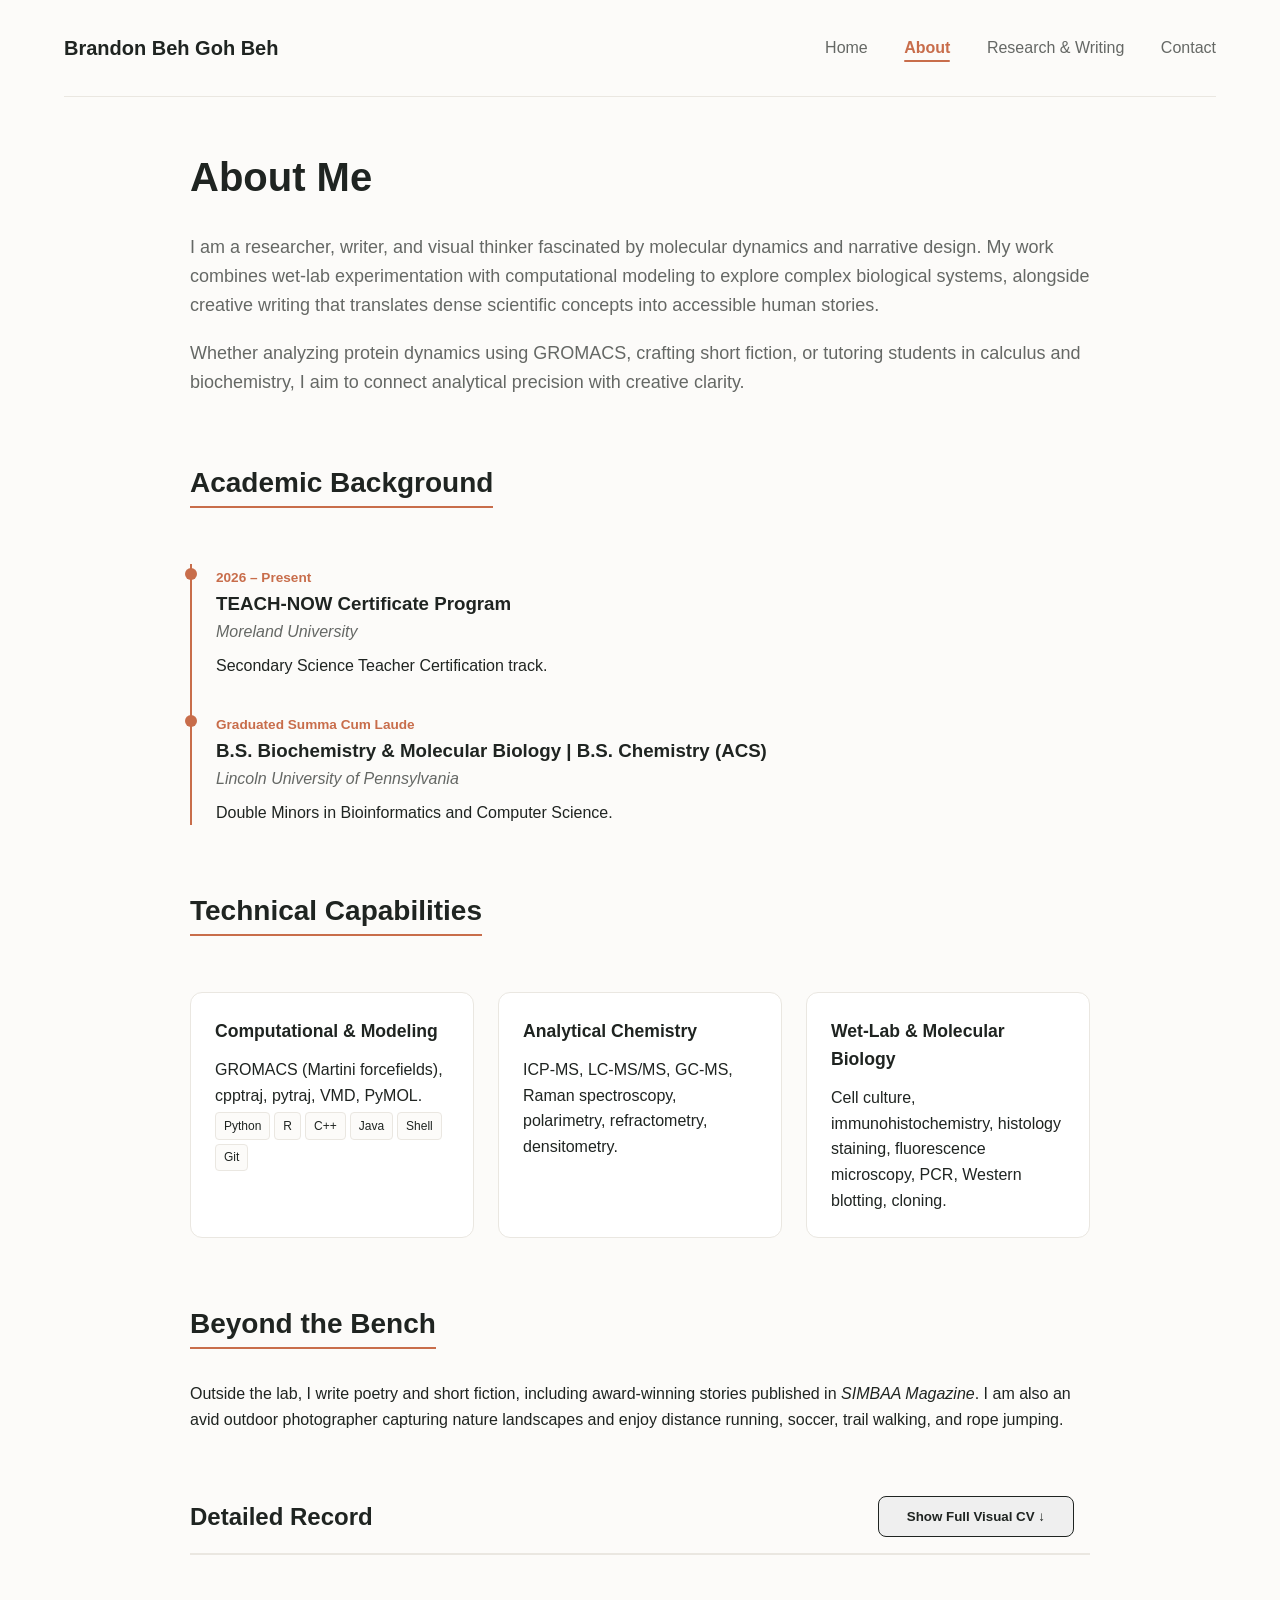
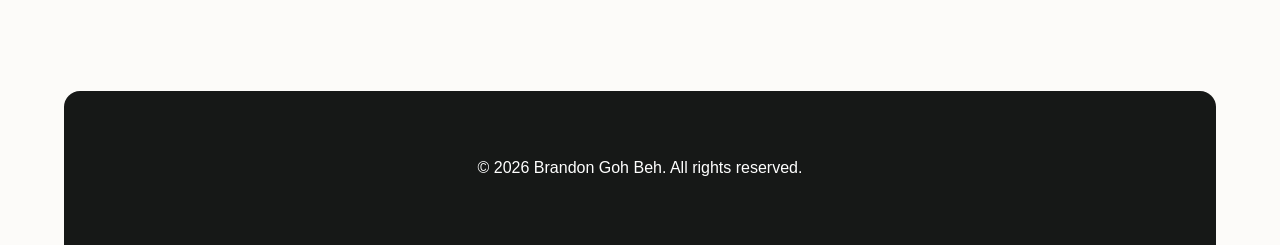
<file: about.html>
<!DOCTYPE html>
<html lang="en">
<head>
  <meta charset="UTF-8" />
  <meta name="viewport" content="width=device-width, initial-scale=1.0" />
  <title>About — Brandon Beh Goh Beh</title>
  <link rel="stylesheet" href="style.css" />
</head>
<body>

  <header class="navbar">
    <a href="index.html" class="logo">Brandon Beh Goh Beh</a>
    <!-- HAMBURGER BUTTON (VISIBLE ON MOBILE) -->
    <button class="menu-toggle" id="menuToggle" aria-label="Toggle Navigation">
      <span class="bar"></span>
      <span class="bar"></span>
      <span class="bar"></span>
    </button>
    
    <nav class="nav-links" id="navLinks">
      <a href="index.html">Home</a>
      <a href="about.html">About</a>
      <a href="portfolio.html">Research & Writing</a>
      <a href="contact.html">Contact</a>
<!--
      <a href="index.html">Home</a>
      <a href="about.html" class="active">About</a>
      <a href="portfolio.html">Research & Writing</a>
    -->
    </nav>

    

  </header>

  <main class="about-container">
    
    <!-- SECTION 1: NARRATIVE INTRO -->
    <section class="about-hero">
      <div class="about-bio">
        <h1>About Me</h1>
        <p>
          I am a researcher, writer, and visual thinker fascinated by molecular dynamics and narrative design. My work combines wet-lab experimentation with computational modeling to explore complex biological systems, alongside creative writing that translates dense scientific concepts into accessible human stories.
        </p>
        <p>
          Whether analyzing protein dynamics using GROMACS, crafting short fiction, or tutoring students in calculus and biochemistry, I aim to connect analytical precision with creative clarity.
        </p>
      </div>
    </section>

    <!-- SECTION 2: ACADEMIC BACKGROUND -->
    <section class="about-section">
      <h2 class="section-title">Academic Background</h2>
      <div class="timeline">
        
        <div class="timeline-item">
          <span class="timeline-date">2026 – Present</span>
          <h3>TEACH-NOW Certificate Program</h3>
          <p class="timeline-sub">Moreland University</p>
          <p>Secondary Science Teacher Certification track.</p>
        </div>

        <div class="timeline-item">
          <span class="timeline-date">Graduated Summa Cum Laude</span>
          <h3>B.S. Biochemistry & Molecular Biology | B.S. Chemistry (ACS)</h3>
          <p class="timeline-sub">Lincoln University of Pennsylvania</p>
          <p>Double Minors in Bioinformatics and Computer Science.</p>
        </div>

      </div>
    </section>

    <!-- SECTION 3: TECHNICAL SKILLS & METHODOLOGIES -->
    <section class="about-section">
      <h2 class="section-title">Technical Capabilities</h2>
      <div class="skills-grid">
        
        <div class="skill-card">
          <h3>Computational & Modeling</h3>
          <p>GROMACS (Martini forcefields), cpptraj, pytraj, VMD, PyMOL.</p>
          <div class="tags">
            <span>Python</span><span>R</span><span>C++</span><span>Java</span><span>Shell</span><span>Git</span>
          </div>
        </div>

        <div class="skill-card">
          <h3>Analytical Chemistry</h3>
          <p>ICP-MS, LC-MS/MS, GC-MS, Raman spectroscopy, polarimetry, refractometry, densitometry.</p>
        </div>

        <div class="skill-card">
          <h3>Wet-Lab & Molecular Biology</h3>
          <p>Cell culture, immunohistochemistry, histology staining, fluorescence microscopy, PCR, Western blotting, cloning.</p>
        </div>

      </div>
    </section>

    <!-- SECTION 4: BEYOND THE LAB -->
    <section class="about-section">
      <h2 class="section-title">Beyond the Bench</h2>
      <p>
        Outside the lab, I write poetry and short fiction, including award-winning stories published in <em>SIMBAA Magazine</em>. I am also an avid outdoor photographer capturing nature landscapes and enjoy distance running, soccer, trail walking, and rope jumping.
      </p>
    </section>

    <!-- EXPANDABLE FULL CV SECTION -->
    <section class="about-section full-cv-wrapper">
    <div class="cv-header-toggle">
        <h2>Detailed Record</h2>
        <button id="toggleCvBtn" class="btn btn-secondary">
        <span>Show Full Visual CV</span> ↓
        </button>
    </div>

    <div id="fullCvContent" class="cv-content hidden">
        <div class="cv-download-bar">
        <p>Need a formal copy for academic or institutional review?</p>
        <a href="Brandon_Goh_Beh_CV.pdf" class="btn btn-primary" download>Download Formal PDF CV</a>
        </div>

        <!-- FELLOWSHIPS & RESEARCH -->
        <div class="cv-block">
        <h3>Research Fellowships & Experience</h3>
        <ul>
            <li><strong>Stanford COMET Fellow</strong> — Stanford University School of Medicine (2026–2027)</li>
            <li><strong>Stanford STaRS Research Intern</strong> — Wet-lab cell culture, histology, & microscopy (Summer 2026)</li>
            <li><strong>Cardio-SURPH Research Fellow</strong> — Loyola University Chicago (Summer 2024, 2025)</li>
            <li><strong>Undergraduate Researcher</strong> — Heavy metals & patulin analysis via ICP-MS & LC-MS/MS (2025)</li>
        </ul>
        </div>

        <!-- AWARDS & PRESENTATIONS -->
        <div class="cv-block">
        <h3>Honors, Awards & Presentations</h3>
        <ul>
            <li><strong>Journal Publication</strong> — Co-author in <em>Journal of General Physiology</em> (2025)</li>
            <li><strong>Best Poster Presentation</strong> — NOBCChE Annual Meeting (Computational/Biophysics 2024, 2025)</li>
            <li><strong>Oral Presenter</strong> — 87th Intercollegiate Student Chemists Conference (2024)</li>
            <li><strong>2nd Place</strong> — 11th Annual Guy A. Sims Short Fiction Competition (2026)</li>
        </ul>
        </div>

        <!-- LEADERSHIP & CAMPUS INVOLVEMENT -->
        <div class="cv-block">
        <h3>Leadership & Service</h3>
        <ul>
            <li><strong>President</strong> — Beta Beta Beta (TriBeta) Biological Honor Society (Rho Psi Chapter)</li>
            <li><strong>Vice President</strong> — African Student Association</li>
            <li><strong>Student Senator</strong> — 77th & 78th Student Senates</li>
            <li><strong>Team Manager & Middle-Distance Runner</strong> — Varsity Track & Field / Cross Country</li>
        </ul>
        </div>
    </div>
    </section>

  </main>

  <footer class="site-footer">
    <p>&copy; 2026 Brandon Goh Beh. All rights reserved.</p>
  </footer>

  <script src="main.js"></script>
  <script src="about.js"></script>
</body>
</html>
</file>
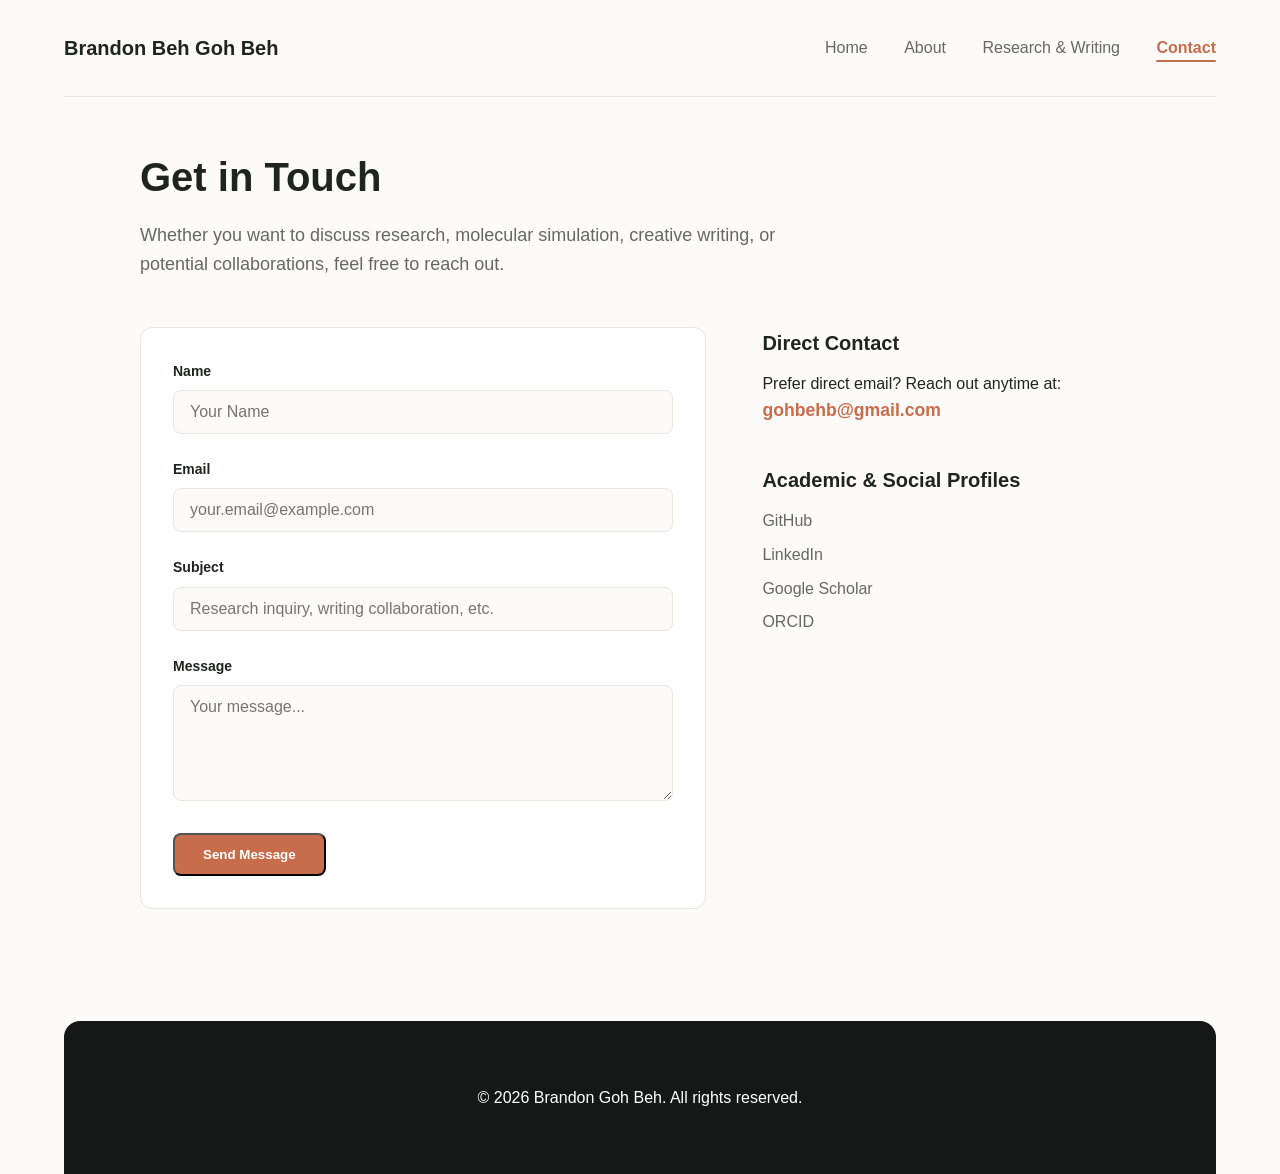
<file: contact.html>
<!DOCTYPE html>
<html lang="en">
<head>
  <meta charset="UTF-8" />
  <meta name="viewport" content="width=device-width, initial-scale=1.0" />
  <title>Contact — Brandon Beh Goh Beh</title>
  <link rel="stylesheet" href="style.css" />
</head>
<body>

  <header class="navbar">
    <a href="index.html" class="logo">Brandon Beh Goh Beh</a>
    <!--
    <button class="menu-toggle" id="menuToggle" aria-label="Toggle Navigation">
      <span></span><span></span><span></span>
    </button>
    -->
    <!-- HAMBURGER BUTTON (VISIBLE ON MOBILE) -->
    <button class="menu-toggle" id="menuToggle" aria-label="Toggle Navigation">
      <span class="bar"></span>
      <span class="bar"></span>
      <span class="bar"></span>
    </button>
    
    <nav class="nav-links" id="navLinks">
      <a href="index.html">Home</a>
      <a href="about.html">About</a>
      <a href="portfolio.html">Research & Writing</a>
      <a href="contact.html" class="active">Contact</a>
    </nav>

    

  </header>

  <main class="contact-container">
    <div class="contact-header">
      <h1>Get in Touch</h1>
      <p>Whether you want to discuss research, molecular simulation, creative writing, or potential collaborations, feel free to reach out.</p>
    </div>

    <div class="contact-grid">
      <!-- FORMSPREE CONTACT FORM -->
      <form action="https://formspree.io/f/3086075530424876713" method="POST" class="contact-form">
        <div class="form-group">
          <label for="name">Name</label>
          <input type="text" id="name" name="name" required placeholder="Your Name" />
        </div>

        <div class="form-group">
          <label for="email">Email</label>
          <input type="email" id="email" name="_replyto" required placeholder="your.email@example.com" />
        </div>

        <div class="form-group">
          <label for="subject">Subject</label>
          <input type="text" id="subject" name="_subject" required placeholder="Research inquiry, writing collaboration, etc." />
        </div>

        <div class="form-group">
          <label for="message">Message</label>
          <textarea id="message" name="message" rows="5" required placeholder="Your message..."></textarea>
        </div>

        <button type="submit" class="btn btn-primary">Send Message</button>
      </form>

      <!-- DIRECT CHANNELS -->
      <aside class="contact-info">
        <h3>Direct Contact</h3>
        <p>Prefer direct email? Reach out anytime at:</p>
        <a href="mailto:gohbehb@gmail.com" class="direct-email">gohbehb@gmail.com</a>

        <div class="info-block">
          <h3>Academic & Social Profiles</h3>
          <ul class="social-list">
            <li><a href="https://github.com/brenieson" target="_blank" rel="noopener">GitHub</a></li>
            <li><a href="https://linkedin.com/in/brandon-beh-goh-beh" target="_blank" rel="noopener">LinkedIn</a></li>
            <li><a href="https://scholar.google.com" target="_blank" rel="noopener">Google Scholar</a></li>
            <li><a href="https://orcid.org/0009-0004-8052-0643" target="_blank" rel="noopener">ORCID</a></li>
          </ul>
        </div>
      </aside>
    </div>
  </main>

  <footer class="site-footer">
    <p>&copy; 2026 Brandon Goh Beh. All rights reserved.</p>
  </footer>

  <script src="main.js"></script>
</body>
</html>
</file>
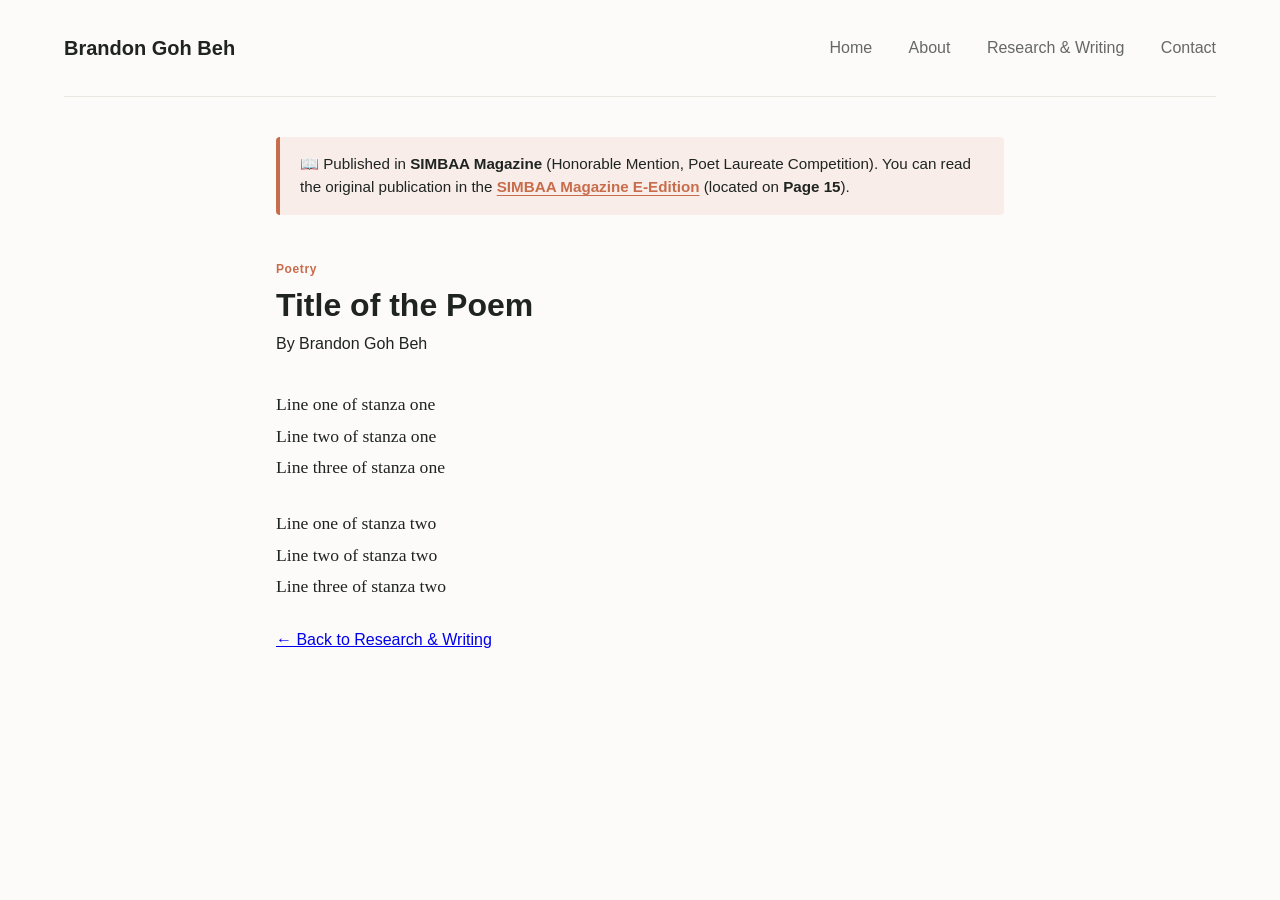
<file: poem-black-boy-roots.html>
<!DOCTYPE html>
<html lang="en">
<head>
  <meta charset="UTF-8">
  <meta name="viewport" content="width=device-width, initial-scale=1.0">
  <title>Selected Poetry | Brandon Goh Beh</title>
  <link rel="stylesheet" href="style.css">
</head>
<body>

  <header class="navbar">
    <a href="index.html" class="logo">Brandon Goh Beh</a>
    <button class="menu-toggle" id="menuToggle" aria-label="Toggle Navigation">
      <span class="bar"></span><span class="bar"></span><span class="bar"></span>
    </button>
    <nav class="nav-links" id="navLinks">
      <a href="index.html">Home</a>
      <a href="about.html">About</a>
      <a href="portfolio.html">Research & Writing</a>
      <a href="contact.html">Contact</a>
    </nav>
  </header>

  <main class="container article-container">
    
    <!-- TOP MAGAZINE ANNOUNCEMENT BANNER -->
    <div class="magazine-banner">
      <p>
        📖 Published in <strong>SIMBAA Magazine</strong> (Honorable Mention, Poet Laureate Competition). 
        You can read the original publication in the <a href="https://www.lincoln.edu/_files/_pdfs/SIMBAA-2025-e.pdf" target="_blank" rel="noopener noreferrer" class="banner-link">SIMBAA Magazine E-Edition</a> (located on <strong>Page 15</strong>).
      </p>
    </div>

    <header class="article-header">
      <span class="category-tag">Poetry</span>
      <h1 class="article-title">Title of the Poem</h1>
      <p class="article-authors">By Brandon Goh Beh</p>
    </header>

    <article class="story-content poem-body">
      <p>
        Line one of stanza one<br>
        Line two of stanza one<br>
        Line three of stanza one
      </p>
      <p>
        Line one of stanza two<br>
        Line two of stanza two<br>
        Line three of stanza two
      </p>
    </article>

    <div class="article-footer">
      <a href="portfolio.html" class="btn-link">← Back to Research & Writing</a>
    </div>

  </main>

  <script src="main.js"></script>
</body>
</html>
</file>
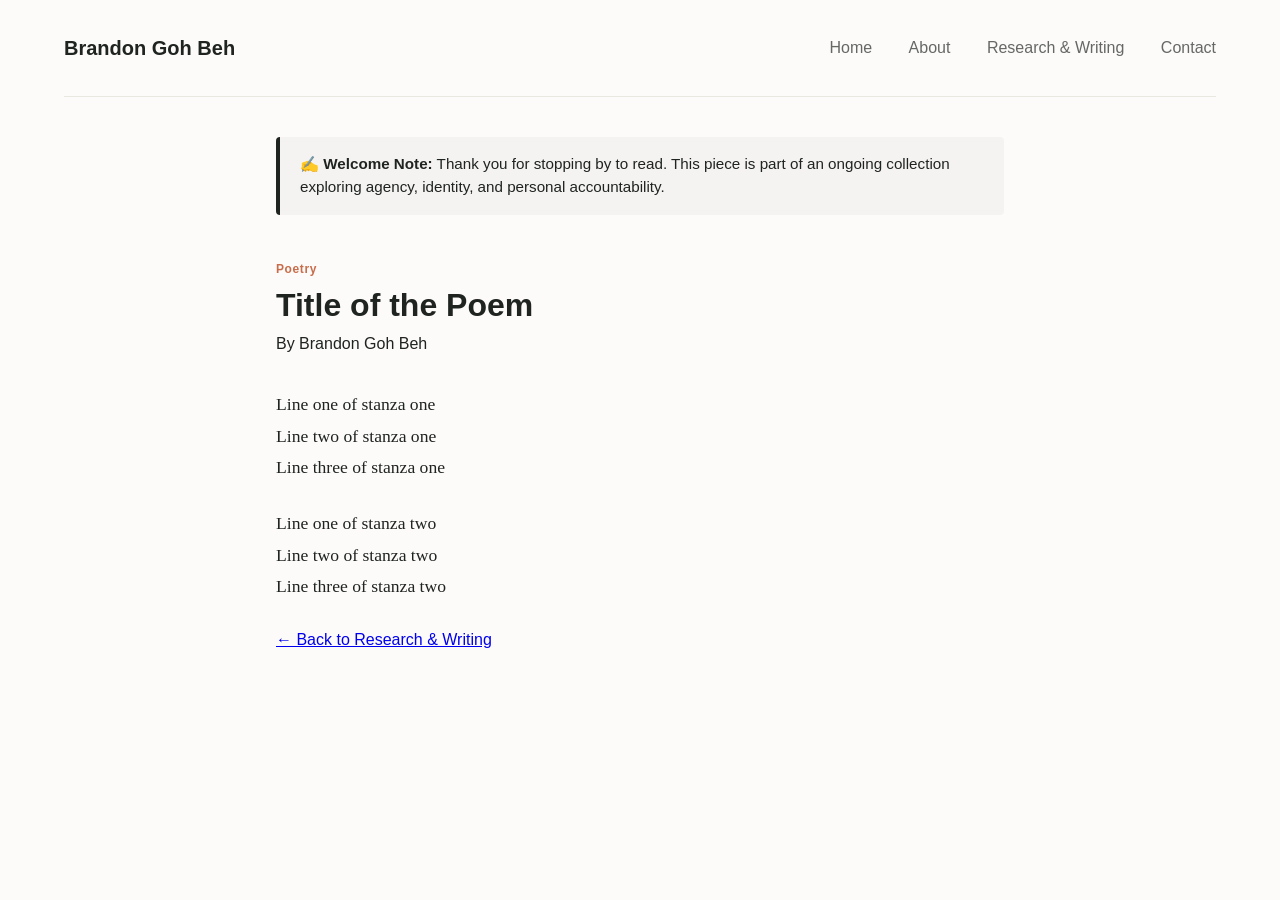
<file: poem-dynamic-duo.html>
<!DOCTYPE html>
<html lang="en">
<head>
  <meta charset="UTF-8">
  <meta name="viewport" content="width=device-width, initial-scale=1.0">
  <title>Selected Poetry | Brandon Goh Beh</title>
  <link rel="stylesheet" href="style.css">
</head>
<body>

  <header class="navbar">
    <a href="index.html" class="logo">Brandon Goh Beh</a>
    <button class="menu-toggle" id="menuToggle" aria-label="Toggle Navigation">
      <span class="bar"></span><span class="bar"></span><span class="bar"></span>
    </button>
    <nav class="nav-links" id="navLinks">
      <a href="index.html">Home</a>
      <a href="about.html">About</a>
      <a href="portfolio.html">Research & Writing</a>
      <a href="contact.html">Contact</a>
    </nav>
  </header>

  <main class="container article-container">
    
    <!-- WELCOME & SYNOPSIS BANNER FOR UNPUBLISHED WORKS -->
    <div class="meta-banner banner-welcome">
      <p>
        ✍️ <strong>Welcome Note:</strong> Thank you for stopping by to read. This piece is part of an ongoing collection exploring agency, identity, and personal accountability.
      </p>
    </div>

    <header class="article-header">
      <span class="category-tag">Poetry</span>
      <h1 class="article-title">Title of the Poem</h1>
      <p class="article-authors">By Brandon Goh Beh</p>
    </header>

    <article class="story-content poem-body">
      <p>
        Line one of stanza one<br>
        Line two of stanza one<br>
        Line three of stanza one
      </p>
      <p>
        Line one of stanza two<br>
        Line two of stanza two<br>
        Line three of stanza two
      </p>
    </article>

    <div class="article-footer">
      <a href="portfolio.html" class="btn-link">← Back to Research & Writing</a>
    </div>

  </main>

  <script src="main.js"></script>
</body>
</html>
</file>
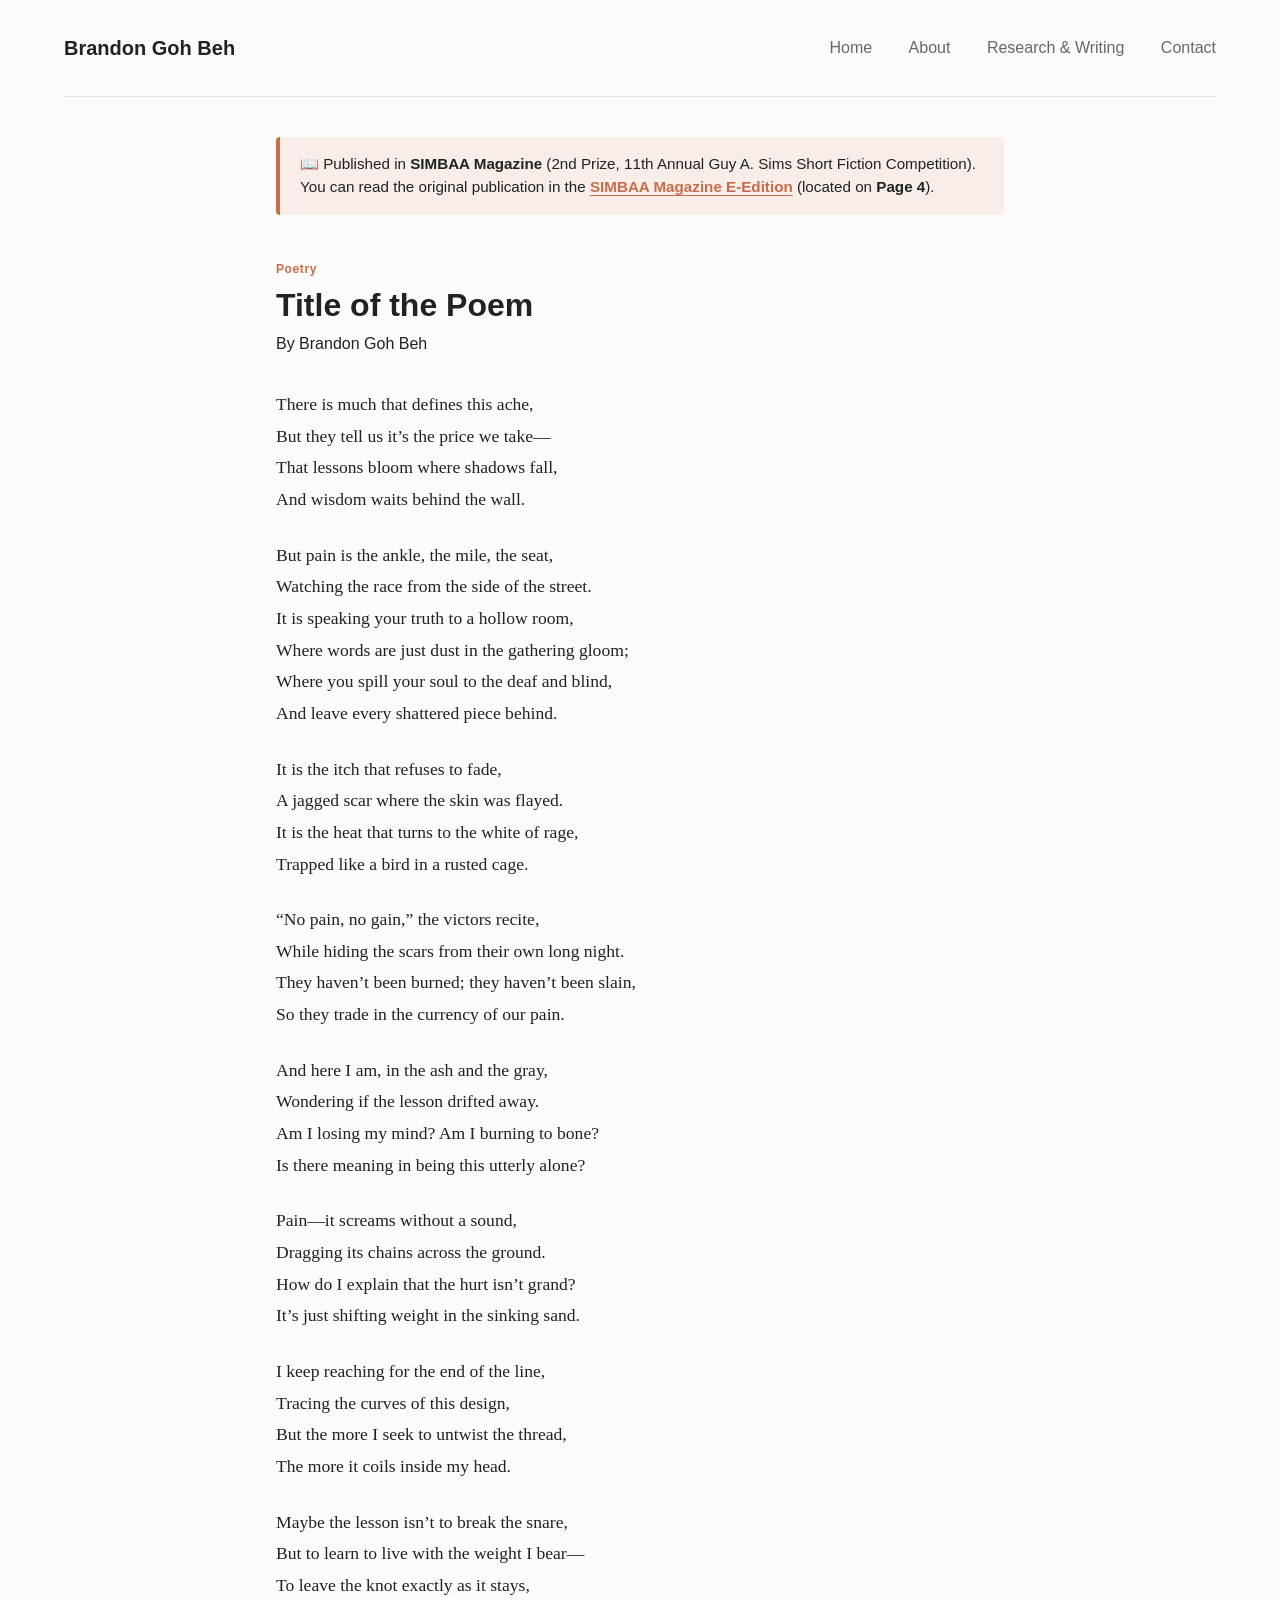
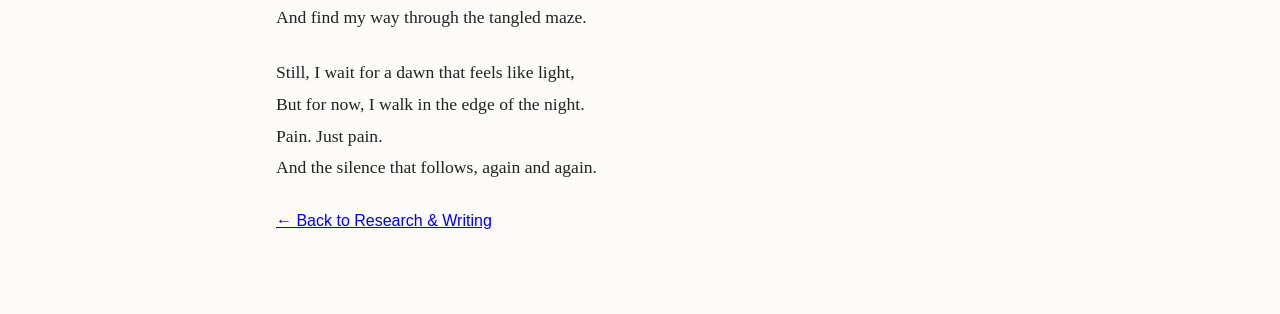
<file: poem-pain.html>
<!DOCTYPE html>
<html lang="en">
<head>
  <meta charset="UTF-8">
  <meta name="viewport" content="width=device-width, initial-scale=1.0">
  <title>Selected Poetry | Brandon Goh Beh</title>
  <link rel="stylesheet" href="style.css">
</head>
<body>

  <header class="navbar">
    <a href="index.html" class="logo">Brandon Goh Beh</a>
    <button class="menu-toggle" id="menuToggle" aria-label="Toggle Navigation">
      <span class="bar"></span><span class="bar"></span><span class="bar"></span>
    </button>
    <nav class="nav-links" id="navLinks">
      <a href="index.html">Home</a>
      <a href="about.html">About</a>
      <a href="portfolio.html">Research & Writing</a>
      <a href="contact.html">Contact</a>
    </nav>
  </header>

  <main class="container article-container">
    
    <!-- TOP MAGAZINE ANNOUNCEMENT BANNER -->
    <div class="magazine-banner">
      <p>
        📖 Published in <strong>SIMBAA Magazine</strong> (2nd Prize, 11th Annual Guy A. Sims Short Fiction Competition). 
        You can read the original publication in the <a href="https://www.lincoln.edu/_files/_pdfs/SIMBAA-2026-e.pdf" target="_blank" rel="noopener noreferrer" class="banner-link">SIMBAA Magazine E-Edition</a> (located on <strong>Page 4</strong>).
      </p>
    </div>

    <header class="article-header">
      <span class="category-tag">Poetry</span>
      <h1 class="article-title">Title of the Poem</h1>
      <p class="article-authors">By Brandon Goh Beh</p>
    </header>

    <article class="story-content poem-body">
      <p>
        There is much that defines this ache,<br>
        But they tell us it’s the price we take—<br>
        That lessons bloom where shadows fall,<br>
        And wisdom waits behind the wall.
      </p>
      <p>
        But pain is the ankle, the mile, the seat,<br>
        Watching the race from the side of the street.<br>
        It is speaking your truth to a hollow room,<br>
        Where words are just dust in the gathering gloom;<br>
        Where you spill your soul to the deaf and blind,<br>
        And leave every shattered piece behind.
      </p>
      <p>
        It is the itch that refuses to fade,<br>
        A jagged scar where the skin was flayed.<br>
        It is the heat that turns to the white of rage,<br>
        Trapped like a bird in a rusted cage.
      </p>
      <p>
        “No pain, no gain,” the victors recite,<br>
        While hiding the scars from their own long night.<br>
        They haven’t been burned; they haven’t been slain,<br>
        So they trade in the currency of our pain.
      </p>
      <p>
        And here I am, in the ash and the gray,<br>
        Wondering if the lesson drifted away.<br>
        Am I losing my mind? Am I burning to bone?<br>
        Is there meaning in being this utterly alone?
      </p>
      <p>
        Pain—it screams without a sound,<br>
        Dragging its chains across the ground.<br>
        How do I explain that the hurt isn’t grand?<br>
        It’s just shifting weight in the sinking sand.
      </p>
      <p>
        I keep reaching for the end of the line,<br>
        Tracing the curves of this design,<br>
        But the more I seek to untwist the thread,<br>
        The more it coils inside my head.
      </p>
      <p>
        Maybe the lesson isn’t to break the snare,<br>
        But to learn to live with the weight I bear—<br>
        To leave the knot exactly as it stays,<br>
        And find my way through the tangled maze.
      </p>
      <p>
        Still, I wait for a dawn that feels like light,<br>
        But for now, I walk in the edge of the night.<br>
        Pain. Just pain.<br>
        And the silence that follows, again and again.
      </p>
      
    </article>

    <div class="article-footer">
      <a href="portfolio.html" class="btn-link">← Back to Research & Writing</a>
    </div>

  </main>

  <script src="main.js"></script>
</body>
</html>
</file>
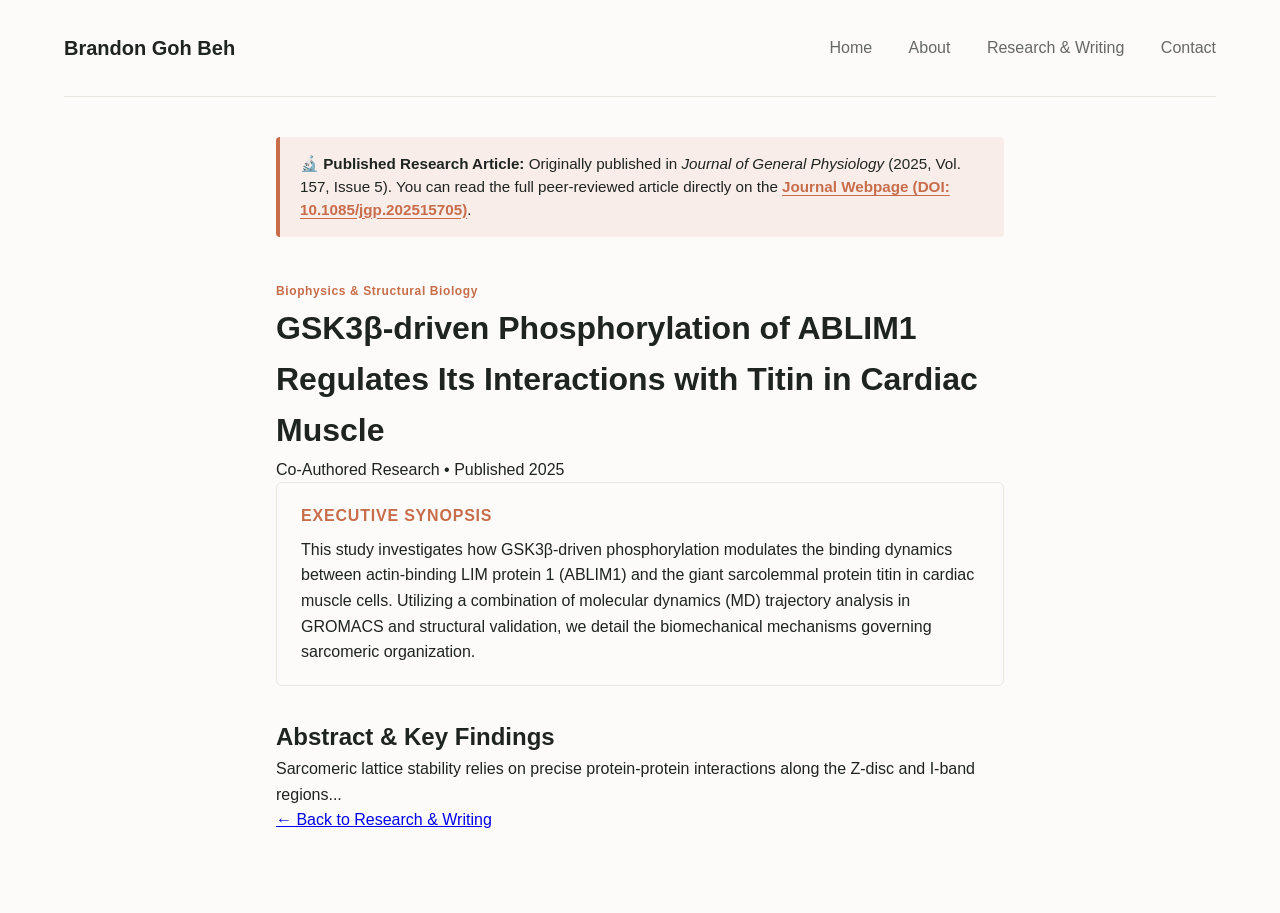
<file: research-ablim1.html>
<!DOCTYPE html>
<html lang="en">
<head>
  <meta charset="UTF-8">
  <meta name="viewport" content="width=device-width, initial-scale=1.0">
  <title>GSK3β-driven Phosphorylation of ABLIM1 | Brandon Goh Beh</title>
  <link rel="stylesheet" href="style.css">
</head>
<body>

  <header class="navbar">
    <a href="index.html" class="logo">Brandon Goh Beh</a>
    <button class="menu-toggle" id="menuToggle" aria-label="Toggle Navigation">
      <span class="bar"></span><span class="bar"></span><span class="bar"></span>
    </button>
    <nav class="nav-links" id="navLinks">
      <a href="index.html">Home</a>
      <a href="about.html">About</a>
      <a href="portfolio.html">Research & Writing</a>
      <a href="contact.html">Contact</a>
    </nav>
  </header>

  <main class="container article-container">
    
    <!-- PUBLICATION NOTICE BANNER -->
    <div class="meta-banner">
      <p>
        🔬 <strong>Published Research Article:</strong> Originally published in <em>Journal of General Physiology</em> (2025, Vol. 157, Issue 5). 
        You can read the full peer-reviewed article directly on the <a href="https://doi.org/10.1085/jgp.202515705" target="_blank" rel="noopener noreferrer" class="banner-link">Journal Webpage (DOI: 10.1085/jgp.202515705)</a>.
      </p>
    </div>

    <!-- HEADER & SYNOPSIS -->
    <header class="article-header">
      <span class="category-tag">Biophysics & Structural Biology</span>
      <h1 class="article-title">GSK3β-driven Phosphorylation of ABLIM1 Regulates Its Interactions with Titin in Cardiac Muscle</h1>
      <p class="article-authors">Co-Authored Research • Published 2025</p>
    </header>

    <section class="synopsis-box">
      <h3>Executive Synopsis</h3>
      <p>This study investigates how GSK3β-driven phosphorylation modulates the binding dynamics between actin-binding LIM protein 1 (ABLIM1) and the giant sarcolemmal protein titin in cardiac muscle cells. Utilizing a combination of molecular dynamics (MD) trajectory analysis in GROMACS and structural validation, we detail the biomechanical mechanisms governing sarcomeric organization.</p>
    </section>

    <!-- ABSTRACT / BODY CONTENT -->
    <article class="article-content">
      <h2>Abstract & Key Findings</h2>
      <p>Sarcomeric lattice stability relies on precise protein-protein interactions along the Z-disc and I-band regions...</p>
    </article>

    <div class="article-footer">
      <a href="portfolio.html" class="btn-link">← Back to Research & Writing</a>
    </div>

  </main>

  <script src="main.js"></script>
</body>
</html>
</file>
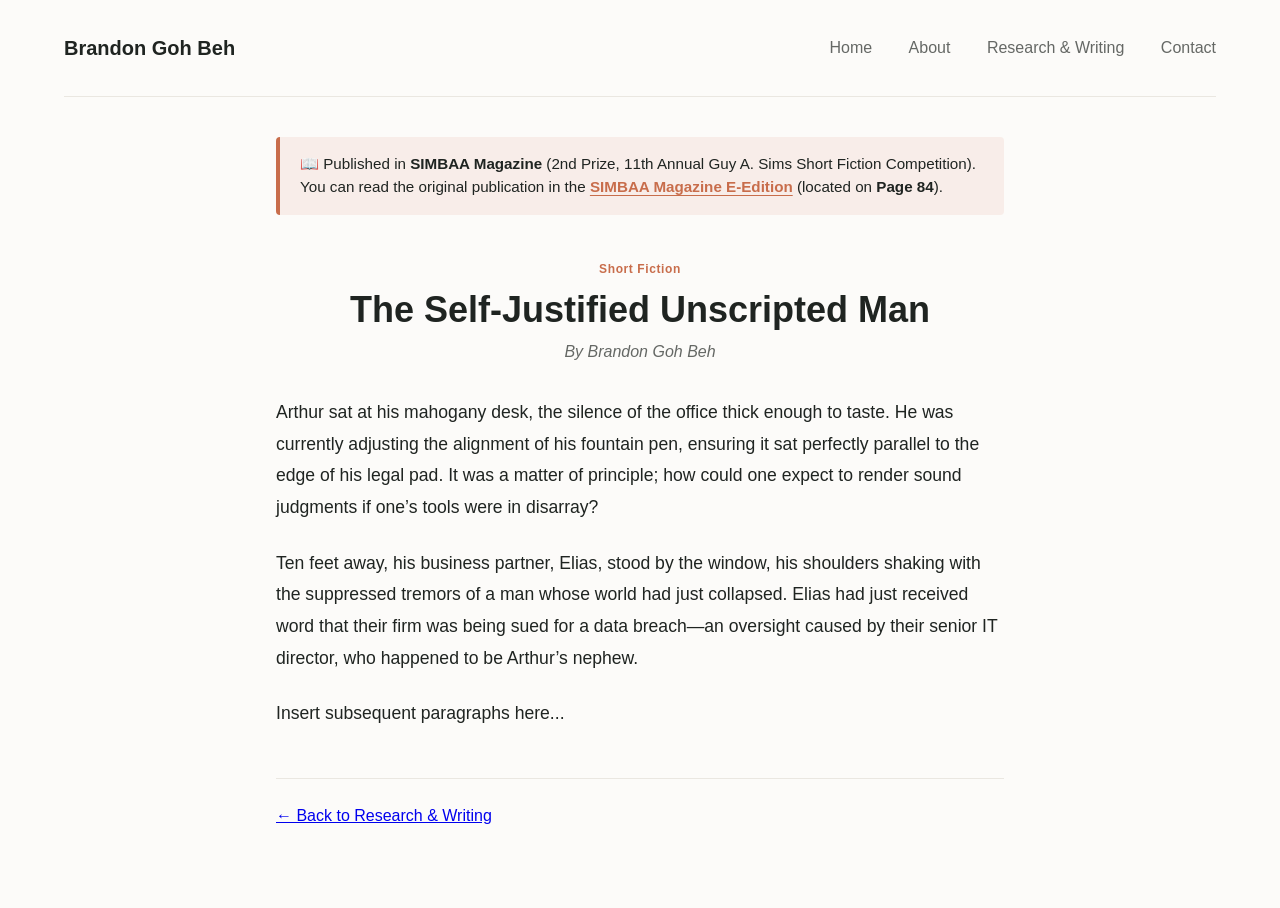
<file: story-self-justified-man.html>
<!DOCTYPE html>
<html lang="en">
<head>
  <meta charset="UTF-8">
  <meta name="viewport" content="width=device-width, initial-scale=1.0">
  <title>The Self-Justified Unscripted Man | Brandon Goh Beh</title>
  <link rel="stylesheet" href="style.css">
</head>
<body>

  <!-- GLOBAL NAVBAR -->
  <header class="navbar">
    <a href="index.html" class="logo">Brandon Goh Beh</a>
    <button class="menu-toggle" id="menuToggle" aria-label="Toggle Navigation">
      <span class="bar"></span>
      <span class="bar"></span>
      <span class="bar"></span>
    </button>
    <nav class="nav-links" id="navLinks">
      <a href="index.html">Home</a>
      <a href="about.html">About</a>
      <a href="portfolio.html">Research & Writing</a>
      <a href="contact.html">Contact</a>
    </nav>
  </header>

  <main class="container story-container">
    
    <!-- TOP MAGAZINE ANNOUNCEMENT BANNER -->
    <div class="magazine-banner">
      <p>
        📖 Published in <strong>SIMBAA Magazine</strong> (2nd Prize, 11th Annual Guy A. Sims Short Fiction Competition). 
        You can read the original publication in the <a href="https://www.lincoln.edu/_files/_pdfs/SIMBAA-2026-e.pdf" target="_blank" rel="noopener noreferrer" class="banner-link">SIMBAA Magazine E-Edition</a> (located on <strong>Page 84</strong>).
      </p>
    </div>

    <!-- STORY HEADER -->
    <header class="story-header">
      <span class="category-tag">Short Fiction</span>
      <h1 class="story-title">The Self-Justified Unscripted Man</h1>
      <p class="story-byline">By Brandon Goh Beh</p>
    </header>

    <!-- STORY BODY -->
    <article class="story-content">
      <p class="lead">Arthur sat at his mahogany desk, the silence of the office thick enough to taste. He was currently adjusting the alignment of his fountain pen, ensuring it sat perfectly parallel to the edge of his legal pad. It was a matter of principle; how could one expect to render sound judgments if one’s tools were in disarray?</p>
      <p> Ten feet away, his business partner, Elias, stood by the window, his shoulders shaking with the suppressed tremors of a man whose world had just collapsed. Elias had just received word that their firm was being sued for a data breach—an oversight caused by their senior IT director, who happened to be Arthur’s nephew.</p>
      <p>Insert subsequent paragraphs here...</p>
    </article>

    <!-- BACK TO PORTFOLIO ACTION -->
    <div class="story-footer">
      <a href="portfolio.html" class="btn-link">← Back to Research & Writing</a>
    </div>

  </main>

  <script src="main.js"></script>
</body>
</html>
</file>
<file: style.css>
/* COLOR PALETTE & VARIABLES */
:root {
  --bg-color: #fcfbf9;
  --text-dark: #1f2421;
  --text-muted: #656865;
  --accent-color: #c86d4b;
  --card-bg: #ffffff;
  --border-color: #eae7e1;
  --font-main: -apple-system, BlinkMacSystemFont, "Segoe UI", Roboto, sans-serif;
}

* {
  box-sizing: border-box;
  margin: 0;
  padding: 0;
}

body {
  background-color: var(--bg-color);
  color: var(--text-dark);
  font-family: var(--font-main);
  line-height: 1.6;
  padding: 0 5vw;
}

/* NAVBAR */
.navbar {
  position: relative; /* REQUIRED: Anchors the absolute dropdown to the header */
  z-index: 1000;
  display: flex;
  justify-content: space-between;
  align-items: center;
  padding: 2rem 0;
  border-bottom: 1px solid var(--border-color);
}

.logo {
  font-weight: 700;
  font-size: 1.25rem;
  text-decoration: none;
  color: var(--text-dark);
}

.nav-links a {
  margin-left: 2rem;
  text-decoration: none;
  color: var(--text-muted);
  transition: color 0.2s;
}

.nav-links a:hover {
  color: var(--accent-color);
}

.menu-toggle {
  display: none;
  background: none;
  border: none;
  cursor: pointer;
}

/* HERO SECTION */
.hero {
  display: grid;
  grid-template-columns: 1fr 1fr;
  gap: 4rem;
  align-items: center;
  padding: 6rem 0;
}

.hero h1 {
  font-size: 3rem;
  line-height: 1.15;
  margin-bottom: 1.5rem;
}

.hero .subtitle {
  font-size: 1.125rem;
  color: var(--text-muted);
  margin-bottom: 2rem;
}

/* CIRCULAR HERO IMAGE CONTAINER */
.hero-image {
  position: relative;
  width: 340px;          /* Equal width and height create a perfect circle */
  height: 340px;
  max-width: 100%;       /* Ensures it shrinks gracefully on small screens */
  border-radius: 50%;    /* Turns the square image box into a circle */
  overflow: hidden;
  box-shadow: 0 12px 24px rgba(0, 0, 0, 0.08); /* Optional subtle elevation */
  margin: 0 auto;        /* Centers image on mobile layout */
}

/* IMAGE FIT INSIDE CIRCLE */
.hero-image img,
.hero-image .slide {
  width: 100%;
  height: 100%;
  object-fit: cover;     /* Prevents distortion or stretching */
  border-radius: 50%;
}

@media (max-width: 768px) {
  .hero-image {
    width: 260px;
    height: 260px;
  }
}

/*
.hero-image img {
  width: 100%;
  border-radius: 16px;
  object-fit: cover;
}
  */

/* BUTTONS */
.btn {
  display: inline-block;
  padding: 0.75rem 1.75rem;
  border-radius: 8px;
  text-decoration: none;
  font-weight: 600;
  margin-right: 1rem;
}

.btn-primary {
  background-color: var(--accent-color);
  color: #ffffff;
}

.btn-secondary {
  border: 1px solid var(--text-dark);
  color: var(--text-dark);
}

/* CORE DISCIPLINES & SHOWCASE GRIDS */
.disciplines, .showcase {
  padding: 4rem 0;
}

.section-title {
  font-size: 1.75rem;
  margin-bottom: 2rem;
  border-bottom: 2px solid var(--accent-color);
  display: inline-block;
}

.card-grid-3 {
  display: grid;
  grid-template-columns: repeat(3, 1fr);
  gap: 1.5rem;
}

.card-grid-2 {
  display: grid;
  grid-template-columns: repeat(2, 1fr);
  gap: 2rem;
}

.card, .project-card {
  background-color: var(--card-bg);
  border: 1px solid var(--border-color);
  border-radius: 12px;
  padding: 1.5rem;
}

.project-card {
  display: flex;
  gap: 1.5rem;
}

.card-thumb img {
  width: 180px;
  height: 100%;
  object-fit: cover;
  border-radius: 8px;
}

.category-tag {
  color: var(--accent-color);
  font-size: 0.75rem;
  font-weight: 700;
  letter-spacing: 0.05em;
}

/* FOOTER */
.site-footer {
  background-color: #161817;
  color: #ffffff;
  padding: 4rem 2rem;
  text-align: center;
  border-radius: 16px 16px 0 0;
  margin-top: 4rem;
}

.site-footer .email-link {
  color: var(--accent-color);
  text-decoration: none;
  font-size: 1.25rem;
  display: block;
  margin: 1rem 0;
}

/* MEDIA QUERIES (MOBILE ACCESSIBILITY) */
@media (max-width: 768px) {
  /*
  .hero {
    grid-template-columns: 1fr;
    gap: 2rem;
    padding: 3rem 0;
  }
  */

  .hero {
    display: flex;
    flex-direction: column; /* Stacks items vertically */
    gap: 2rem;
    padding: 3rem 0;
    text-align: center;     /* Optional: centers text under the image */
  }

  /* Force the image container to appear first */
  .hero-image {
    order: -1; 
    width: 240px;
    height: 240px;
    margin: 0 auto;        /* Center the circular image horizontally */
  }

  .card-grid-3, .card-grid-2 {
    grid-template-columns: 1fr;
  }

  .project-card {
    flex-direction: column;
  }

  .card-thumb img {
    width: 100%;
    height: 200px;
  }

  .nav-links {
    display: none; /* Can be toggled with JS */
  }

  .menu-toggle {
    display: block;
  }
}

.portfolio-container {
  padding: 3rem 0;
}

.page-header {
  margin-bottom: 2.5rem;
}

/* TAB BUTTONS */
.filter-tabs {
  display: flex;
  flex-wrap: wrap;
  gap: 0.75rem;
  margin-bottom: 2.5rem;
}

.tab-btn {
  background: var(--bg-color);
  border: 1px solid var(--border-color);
  padding: 0.5rem 1.25rem;
  border-radius: 20px;
  cursor: pointer;
  font-weight: 500;
  transition: all 0.2s ease;
}

.tab-btn.active, .tab-btn:hover {
  background: var(--accent-color);
  color: #ffffff;
  border-color: var(--accent-color);
}

/* CARDS & BADGES */
.portfolio-grid {
  display: grid;
  grid-template-columns: repeat(auto-fill, minmax(300px, 1fr));
  gap: 1.5rem;
}

.item-card {
  background: var(--card-bg);
  border: 1px solid var(--border-color);
  border-radius: 12px;
  padding: 1.5rem;
  transition: transform 0.2s, opacity 0.3s;
}

.item-card.hidden {
  display: none;
}

.badge {
  display: inline-block;
  font-size: 0.75rem;
  font-weight: 700;
  padding: 0.25rem 0.5rem;
  border-radius: 4px;
  margin-bottom: 0.75rem;
}

.badge-pub {
  background: #eef7f2;
  color: #2e7d32;
}

.badge-pass {
  background: #fdf3f0;
  color: var(--accent-color);
}

.pub-details {
  font-size: 0.875rem;
  color: var(--text-muted);
  margin-bottom: 0.5rem;
}

/* ABOUT PAGE LAYOUT */
.about-container {
  max-width: 900px;
  margin: 0 auto;
  padding: 3rem 0;
}

.about-bio h1 {
  font-size: 2.5rem;
  margin-bottom: 1.5rem;
}

.about-bio p {
  font-size: 1.125rem;
  color: var(--text-muted);
  margin-bottom: 1.25rem;
}

.about-section {
  margin-top: 4rem;
}

/* TIMELINE STYLES */
.timeline {
  border-left: 2px solid var(--accent-color);
  padding-left: 1.5rem;
  margin-top: 1.5rem;
}

.timeline-item {
  margin-bottom: 2rem;
  position: relative;
}

.timeline-item::before {
  content: '';
  position: absolute;
  left: -1.95rem;
  top: 0.25rem;
  width: 12px;
  height: 12px;
  border-radius: 50%;
  background: var(--accent-color);
}

.timeline-date {
  font-size: 0.85rem;
  font-weight: 700;
  color: var(--accent-color);
}

.timeline-sub {
  color: var(--text-muted);
  font-style: italic;
  margin-bottom: 0.5rem;
}

/* SKILLS GRID */
.skills-grid {
  display: grid;
  grid-template-columns: repeat(auto-fit, minmax(260px, 1fr));
  gap: 1.5rem;
  margin-top: 1.5rem;
}

.skill-card {
  background: var(--card-bg);
  border: 1px solid var(--border-color);
  border-radius: 12px;
  padding: 1.5rem;
}

.skill-card h3 {
  font-size: 1.1rem;
  margin-bottom: 0.75rem;
}

.tags span {
  display: inline-block;
  background: var(--bg-color);
  border: 1px solid var(--border-color);
  padding: 0.2rem 0.5rem;
  font-size: 0.75rem;
  border-radius: 4px;
  margin: 0.25rem 0.25rem 0 0;
}

/* FULL CV TOGGLE STYLES */
.cv-header-toggle {
  display: flex;
  justify-content: space-between;
  align-items: center;
  border-bottom: 2px solid var(--border-color);
  padding-bottom: 1rem;
  margin-bottom: 1.5rem;
}

.cv-content {
  max-height: 2000px;
  opacity: 1;
  transition: all 0.4s ease-in-out;
  overflow: hidden;
}

.cv-content.hidden {
  max-height: 0;
  opacity: 0;
  padding: 0;
  margin: 0;
  pointer-events: none;
}

.cv-download-bar {
  background: var(--card-bg);
  border: 1px dashed var(--accent-color);
  border-radius: 10px;
  padding: 1.25rem;
  display: flex;
  justify-content: space-between;
  align-items: center;
  margin-bottom: 2rem;
}

.cv-block {
  margin-bottom: 2rem;
}

.cv-block h3 {
  font-size: 1.15rem;
  color: var(--accent-color);
  margin-bottom: 0.75rem;
}

.cv-block ul {
  list-style-type: square;
  padding-left: 1.25rem;
}

.cv-block li {
  margin-bottom: 0.5rem;
  color: var(--text-dark);
}

/* CONTACT PAGE LAYOUT */
.contact-container {
  max-width: 1000px;
  margin: 0 auto;
  padding: 3rem 0;
}

.contact-header {
  margin-bottom: 3rem;
}

.contact-header h1 {
  font-size: 2.5rem;
  margin-bottom: 0.75rem;
}

.contact-header p {
  font-size: 1.125rem;
  color: var(--text-muted);
  max-width: 650px;
}

.contact-grid {
  display: grid;
  grid-template-columns: 1.5fr 1fr;
  gap: 3.5rem;
}

/* FORM STYLES */
.contact-form {
  background: var(--card-bg);
  border: 1px solid var(--border-color);
  border-radius: 12px;
  padding: 2rem;
}

.form-group {
  margin-bottom: 1.5rem;
}

.form-group label {
  display: block;
  font-weight: 600;
  font-size: 0.875rem;
  margin-bottom: 0.5rem;
  color: var(--text-dark);
}

.form-group input,
.form-group textarea {
  width: 100%;
  padding: 0.75rem 1rem;
  border: 1px solid var(--border-color);
  border-radius: 8px;
  background: var(--bg-color);
  font-family: inherit;
  font-size: 1rem;
  color: var(--text-dark);
  transition: border-color 0.2s;
}

.form-group input:focus,
.form-group textarea:focus {
  outline: none;
  border-color: var(--accent-color);
}

/* SIDEBAR INFO */
.contact-info h3 {
  font-size: 1.25rem;
  margin-bottom: 0.75rem;
}

.direct-email {
  color: var(--accent-color);
  font-size: 1.1rem;
  font-weight: 600;
  text-decoration: none;
}

.info-block {
  margin-top: 2.5rem;
}

.social-list {
  list-style: none;
  margin-top: 0.75rem;
}

.social-list li {
  margin-bottom: 0.5rem;
}

.social-list a {
  color: var(--text-muted);
  text-decoration: none;
  font-weight: 500;
  transition: color 0.2s;
}

.social-list a:hover {
  color: var(--accent-color);
}

/* MOBILE RESPONSIVENESS */
@media (max-width: 768px) {
  .contact-grid {
    grid-template-columns: 1fr;
    gap: 2.5rem;
  }
}


/* BASE NAV LINK STYLES */
.nav-links a {
  position: relative;
  margin-left: 2rem;
  text-decoration: none;
  color: var(--text-muted);
  font-weight: 500;
  transition: color 0.2s ease;
}

.nav-links a:hover {
  color: var(--accent-color);
}

/* ACTIVE PAGE HIGHLIGHT */
.nav-links a.active {
  color: var(--accent-color);
  font-weight: 700;
}

/* OPTIONAL: Underline Indicator for Active Link */
.nav-links a.active::after {
  content: '';
  position: absolute;
  bottom: -6px;
  left: 0;
  width: 100%;
  height: 2px;
  background-color: var(--accent-color);
  border-radius: 2px;
}

/* HAMBURGER BUTTON (HIDDEN ON DESKTOP) */
.menu-toggle {
  display: none;
  background: none;
  border: none;
  cursor: pointer;
  flex-direction: column;
  gap: 5px;
  padding: 0.5rem;
  z-index: 1000;
}

.menu-toggle .bar {
  width: 25px;
  height: 3px;
  background-color: var(--text-dark);
  border-radius: 2px;
  transition: all 0.3s ease;
}

/* ANIMATE HAMBURGER TO "X" WHEN OPEN */
.menu-toggle.open .bar:nth-child(1) {
  transform: translateY(8px) rotate(45deg);
}

.menu-toggle.open .bar:nth-child(2) {
  opacity: 0;
}

.menu-toggle.open .bar:nth-child(3) {
  transform: translateY(-8px) rotate(-45deg);
}

/* MOBILE DROPDOWN STYLES */
@media (max-width: 768px) {
  .menu-toggle {
    display: flex; /* Show hamburger button on small screens */
  }

  .nav-links {
    position: absolute;
    top: 100%;
    left: 0;
    width: 100%;
    background-color: var(--bg-color);
    border-bottom: 1px solid var(--border-color);
    display: flex;
    flex-direction: column;
    align-items: center;
    padding: 0;
    max-height: 0;
    overflow: hidden;
    transition: max-height 0.3s ease-in-out, padding 0.3s ease;
    box-shadow: 0 10px 15px rgba(0, 0, 0, 0.05);
    z-index: 999;
  }

  .nav-links a {
    margin: 0;
    padding: 0.85rem 0;
    width: 100%;
    text-align: center;
    border-bottom: 1px solid var(--border-color);
  }

  .nav-links a:last-child {
    border-bottom: none;
  }

  /* DROPDOWN OPEN STATE */
  .nav-links.open {
    max-height: 300px; /* Expands dropdown smoothly */
    padding: 1rem 0;
  }
}


/* FEATURED CARD CONTAINER */
.featured-card {
  display: flex;
  flex-direction: column;
  overflow: hidden;
  padding: 0; /* Clear default inner padding to align image edges */
  border: 1px solid var(--border-color);
  border-radius: 8px;
  background-color: var(--bg-card);
}

.card-body {
  padding: 1.5rem;
  display: flex;
  flex-direction: column;
  flex-grow: 1;
}

/* THUMBNAIL WRAPPER & POSITIONING */
.card-image-wrapper {
  position: relative;
  width: 100%;
  height: 200px;
  background-color: var(--border-color);
  overflow: hidden;
}

.card-thumb {
  width: 100%;
  height: 100%;
  object-fit: cover;
  transition: transform 0.3s ease;
}

.featured-card:hover .card-thumb {
  transform: scale(1.03); /* Subtle zoom effect on hover */
}

/* PUBLICATION BADGE OVERLAYS */
.card-badge {
  position: absolute;
  top: 1rem;
  left: 1rem;
  font-size: 0.75rem;
  font-weight: 700;
  text-transform: uppercase;
  letter-spacing: 0.05em;
  color: var(--accent-color);
  background-color: rgba(255, 255, 255, 0.92);
  padding: 0.35rem 0.75rem;
  border-radius: 4px;
  box-shadow: 0 2px 6px rgba(0, 0, 0, 0.08);
  backdrop-filter: blur(4px);
}

/* OPTIONAL DISTINCT BADGE ACCENT FOR WRITING */
.card-badge.badge-writing {
  color: var(--text-dark);
  border-left: 3px solid var(--accent-color);
}

/* STORY PAGE STYLING */
.story-container {
  max-width: 760px; /* Optimal reading line length for typography */
  margin: 0 auto;
  padding: 2.5rem 1rem 5rem;
}

/* TOP MAGAZINE BANNER */
.magazine-banner {
  background-color: rgba(196, 85, 46, 0.08); /* Warm terracotta wash */
  border-left: 4px solid var(--accent-color);
  padding: 1rem 1.25rem;
  border-radius: 4px;
  margin-bottom: 2.5rem;
  font-size: 0.95rem;
  line-height: 1.5;
}

.magazine-banner strong {
  color: var(--text-dark);
}

.banner-link {
  color: var(--accent-color);
  font-weight: 600;
  text-decoration: underline;
  text-underline-offset: 3px;
}

.banner-link:hover {
  color: var(--text-dark);
}

/* STORY TYPOGRAPHY */
.story-header {
  margin-bottom: 2rem;
  text-align: center;
}

.story-title {
  font-size: 2.25rem;
  margin: 0.5rem 0;
  line-height: 1.2;
}

.story-byline {
  font-style: italic;
  color: var(--text-muted);
}

.story-content p {
  font-size: 1.1rem;
  line-height: 1.8;
  margin-bottom: 1.5rem;
  color: var(--text-dark);
}

.story-footer {
  margin-top: 3rem;
  padding-top: 1.5rem;
  border-top: 1px solid var(--border-color);
}

/* ARTICLE & STORY DETAIL PAGES */
.article-container {
  max-width: 760px;
  margin: 0 auto;
  padding: 2.5rem 1rem 5rem;
}

/* BANNER STYLES */
.meta-banner {
  background-color: rgba(196, 85, 46, 0.08); /* Soft terracotta accent */
  border-left: 4px solid var(--accent-color);
  padding: 1rem 1.25rem;
  border-radius: 4px;
  margin-bottom: 2.5rem;
  font-size: 0.95rem;
  line-height: 1.5;
}

.meta-banner.banner-welcome {
  background-color: rgba(0, 0, 0, 0.03);
  border-left-color: var(--text-dark);
}

.banner-link {
  color: var(--accent-color);
  font-weight: 600;
  text-decoration: underline;
  text-underline-offset: 3px;
}

/* SYNOPSIS BOX */
.synopsis-box {
  background-color: var(--bg-card);
  border: 1px solid var(--border-color);
  padding: 1.25rem 1.5rem;
  border-radius: 6px;
  margin-bottom: 2rem;
}

.synopsis-box h3 {
  font-size: 1rem;
  margin-bottom: 0.5rem;
  color: var(--accent-color);
  text-transform: uppercase;
  letter-spacing: 0.05em;
}

/* CARD LINK OVERRIDES */
.card-title-link {
  color: inherit;
  text-decoration: none;
}

.card-title-link:hover {
  color: var(--accent-color);
}

/* POETRY FORMATTING */
.poem-body {
  font-family: Georgia, serif;
  font-size: 1.15rem;
  line-height: 1.9;
  margin-top: 2rem;
}

.card-title-link {
  color: inherit;
  text-decoration: none;
  transition: color 0.2s ease;
}

.card-title-link:hover {
  color: #c4552e; /* Your terracotta accent color */
}


/* ITEM CARD WITH MEDIA */
.item-card {
  padding: 0; /* Reset outer padding so image extends edge-to-edge */
  overflow: hidden;
  border: 1px solid var(--border-color);
  border-radius: 12px;
  background-color: var(--bg-card);
  display: flex;
  flex-direction: column;
  transition: transform 0.25 ease, box-shadow 0.25s ease;
}

.item-card:hover {
  transform: translateY(-4px);
  box-shadow: 0 8px 20px rgba(0, 0, 0, 0.06);
}

/* MEDIA CONTAINER & ZOOM EFFECT */
.card-media {
  width: 100%;
  height: 180px; /* Uniform height for visual consistency across cards */
  background-color: #f4f3ef; /* Soft fallback placeholder color */
  overflow: hidden;
  position: relative;
}

.card-media-img {
  width: 100%;
  height: 100%;
  object-fit: cover; /* Crops image neatly without stretching */
  transition: transform 0.3s ease;
}

.item-card:hover .card-media-img {
  transform: scale(1.04); /* Subtle scale effect on hover */
}

/* INNER TEXT CONTENT PADDING */
.card-content-inner {
  padding: 1.25rem 1.5rem 1.5rem;
  display: flex;
  flex-direction: column;
  flex-grow: 1;
}
</file>
